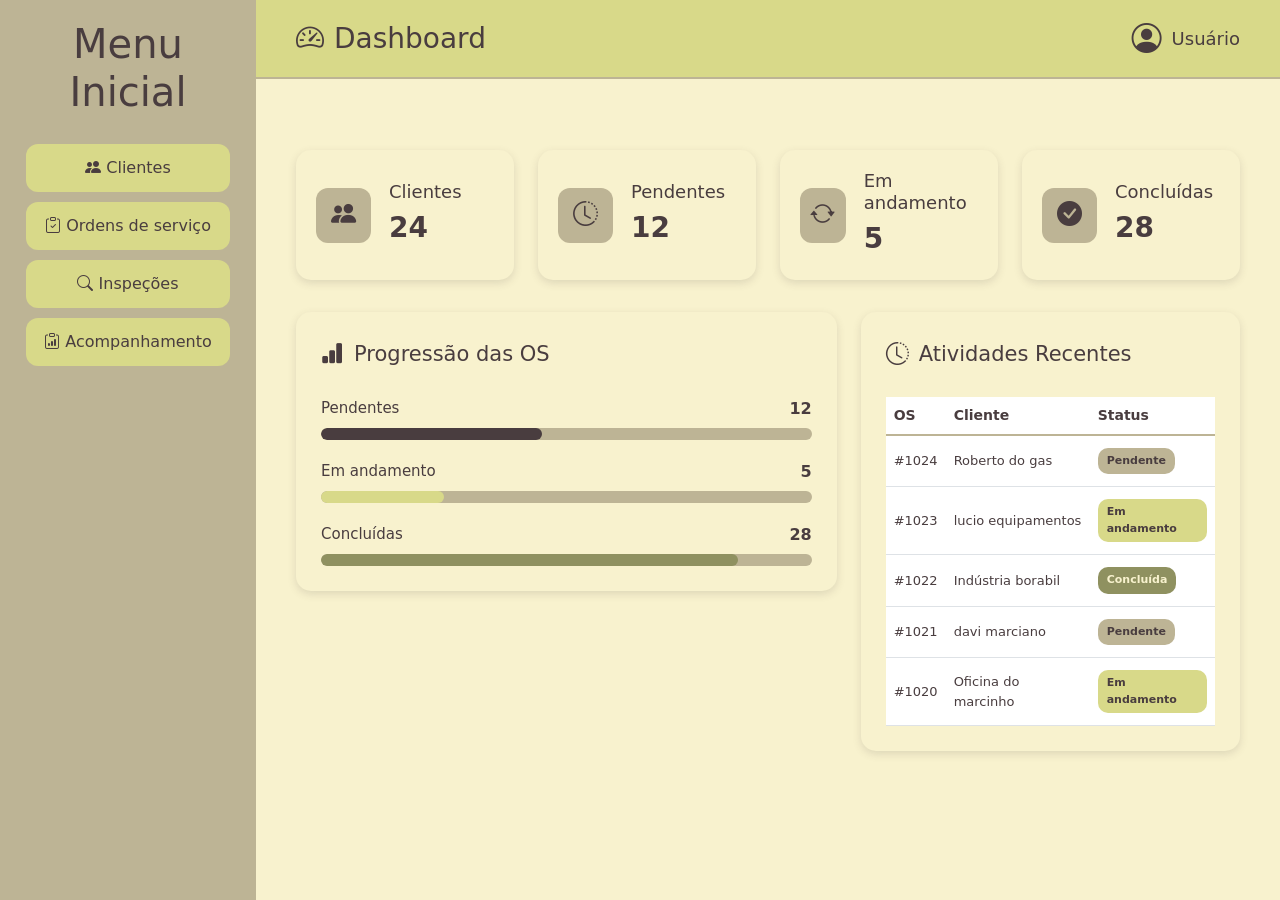
<file: index.html>
<!DOCTYPE html>
<html lang="pt-br">

<head>
    <meta charset="UTF-8">
    <meta name="viewport" content="width=device-width, initial-scale=1.0">
    <title>Dashboard / FieldOps</title>
    <link href="https://cdn.jsdelivr.net/npm/bootstrap@5.3.8/dist/css/bootstrap.min.css" rel="stylesheet">
    <link rel="stylesheet" href="https://cdn.jsdelivr.net/npm/bootstrap-icons@1.11.3/font/bootstrap-icons.min.css">
    <link rel="stylesheet" href="style.css">
</head>

<body>

    <div class="menu-lateral">

        <h1>Menu Inicial</h1>
        <div class="menu-opcoes">

    <a href="clientes.html" class="opcao-clientes">
        <i class="bi bi-people-fill"></i>
        Clientes
    </a>
    <a href="checklist.html" class="opcao-OS">
        <i class="bi bi-clipboard-check"></i>
        Ordens de serviço
    </a>
    <a href="inspecoes.html" class="opcao-Inspecoes">
        <i class="bi bi-search"></i>
        Inspeções
    </a>
<a href="acompanhamento.html" class="opcao-acompanhamento">
                <i class="bi bi-clipboard-data"></i>
                Acompanhamento
            </a>
        </div>
    </div>
    <header class="cabecalho">

        <div class="titulo-dashboard">
            <i class="bi bi-speedometer2"></i>
            <h2>Dashboard</h2>
        </div>

        <div class="usuario">
            <i class="bi bi-person-circle"></i>
            <span>Usuário</span>
        </div>

    </header> 

<div class="area-dashboard">

    <div class="row g-4">

        <div class="col-12 col-sm-6 col-lg-3">
            <div class="card-dashboard">

                <div class="icone-card">
                    <i class="bi bi-people-fill"></i>
                </div>

                <div>
                    <h3>Clientes</h3>
                    <p>24</p>
                </div>

            </div>
        </div>

        <div class="col-12 col-sm-6 col-lg-3">
            <div class="card-dashboard">

                <div class="icone-card">
                    <i class="bi bi-clock-history"></i>
                </div>

                <div>
                    <h3>Pendentes</h3>
                    <p>12</p>
                </div>

            </div>
        </div>


        <div class="col-12 col-sm-6 col-lg-3">
            <div class="card-dashboard">

                <div class="icone-card">
                    <i class="bi bi-arrow-repeat"></i>
                </div>

                <div>
                    <h3>Em andamento</h3>
                    <p>5</p>
                </div>

            </div>
        </div>


        <div class="col-12 col-sm-6 col-lg-3">
            <div class="card-dashboard">

                <div class="icone-card">
                    <i class="bi bi-check-circle-fill"></i>
                </div>

                <div>
                    <h3>Concluídas</h3>
                    <p>28</p>
                </div>

            </div>
        </div>

    </div>

<div class="row g-4 mt-2">

    <div class="col-12 col-lg-7">
        <div class="quadro-progressao">

            <div class="titulo-quadro">
                <i class="bi bi-bar-chart-fill"></i>
                <h3>Progressão das OS</h3>
            </div>

            <div class="progresso-item">
                <div class="progresso-info">
                    <span>Pendentes</span>
                    <strong>12</strong>
                </div>

                <div class="barra">
                    <div class="barra-preenchida pendentes"></div>
                </div>
            </div>

            <div class="progresso-item">
                <div class="progresso-info">
                    <span>Em andamento</span>
                    <strong>5</strong>
                </div>

                <div class="barra">
                    <div class="barra-preenchida andamento"></div>
                </div>
            </div>

            <div class="progresso-item">
                <div class="progresso-info">
                    <span>Concluídas</span>
                    <strong>28</strong>
                </div>

                <div class="barra">
                    <div class="barra-preenchida concluidas"></div>
                </div>
            </div>

        </div>
    </div>

    <div class="col-12 col-lg-5">
        <div class="quadro-atividades">

            <div class="titulo-quadro">
                <i class="bi bi-clock-history"></i>
                <h3>Atividades Recentes</h3>
            </div>

            <div class="table-responsive">

                <table class="table tabela-atividades">

                    <thead>
                        <tr>
                            <th>OS</th>
                            <th>Cliente</th>
                            <th>Status</th>
                        </tr>
                    </thead>

                    <tbody>

                        <tr>
                            <td>#1024</td>
                            <td>Roberto do gas</td>
                            <td>
                                <span class="status pendente">
                                    Pendente
                                </span>
                            </td>
                        </tr>

                        <tr>
                            <td>#1023</td>
                            <td>lucio equipamentos</td>
                            <td>
                                <span class="status andamento-status">
                                    Em andamento
                                </span>
                            </td>
                        </tr>

                        <tr>
                            <td>#1022</td>
                            <td>Indústria borabil</td>
                            <td>
                                <span class="status concluida">
                                    Concluída
                                </span>
                            </td>
                        </tr>

                        <tr>
                            <td>#1021</td>
                            <td>davi marciano</td>
                            <td>
                                <span class="status pendente">
                                    Pendente
                                </span>
                            </td>
                        </tr>

                        <tr>
                            <td>#1020</td>
                            <td>Oficina do marcinho</td>
                            <td>
                                <span class="status andamento-status">
                                    Em andamento
                                </span>
                            </td>
                        </tr>

                    </tbody>

                </table>

            </div>
        </div>
    </div>

</div>

</div>

        

</body>

</html>
</file>
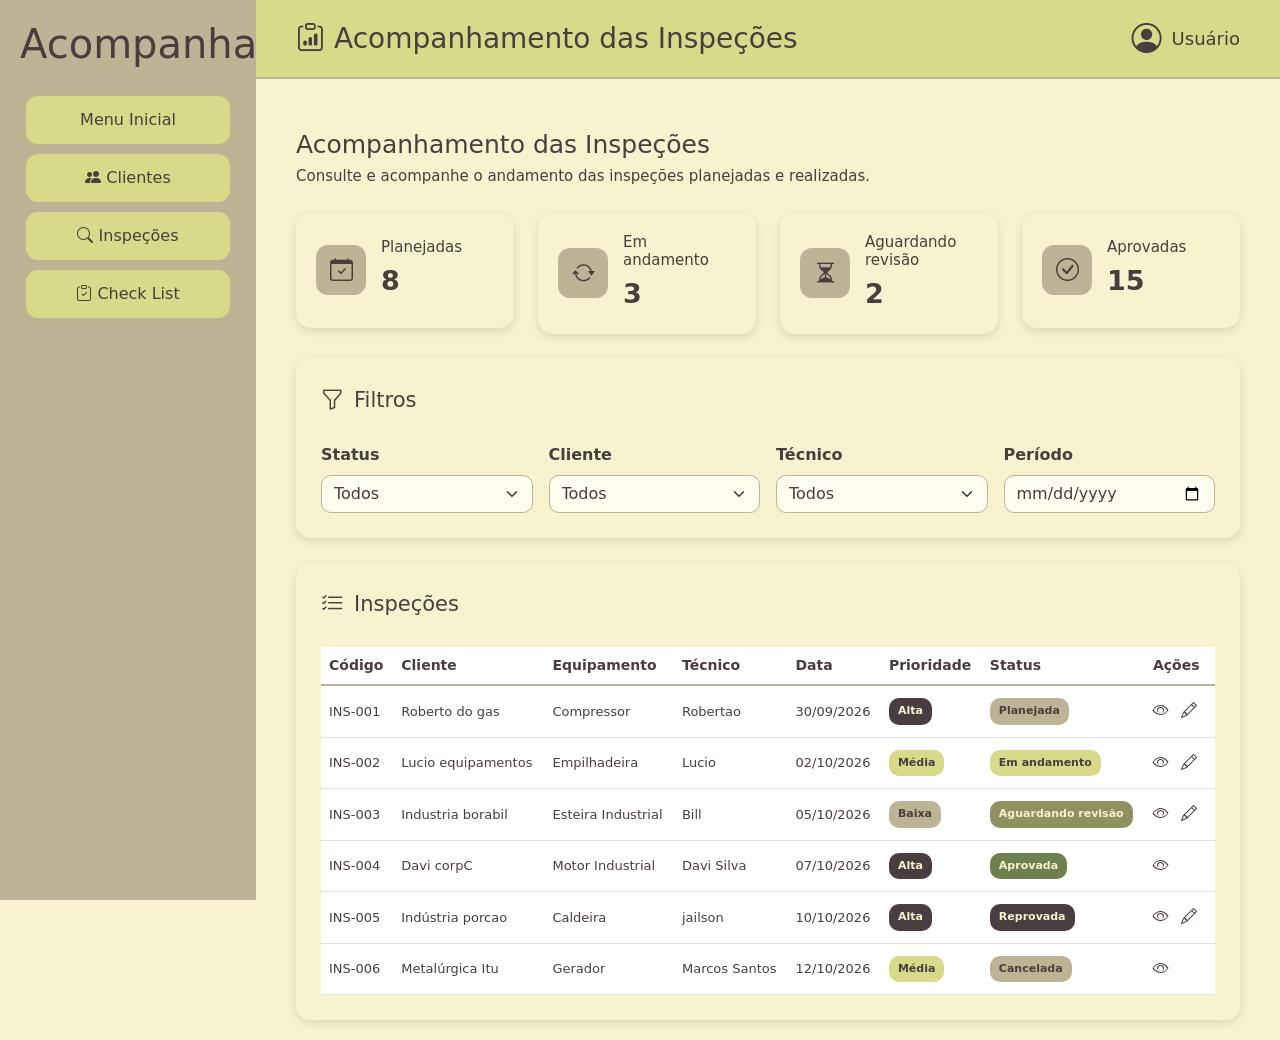
<file: acompanhamento.html>
<!DOCTYPE html>

<html lang="pt-br">

<head>
    <meta charset="UTF-8">
    <meta name="viewport" content="width=device-width, initial-scale=1.0">
    <title>Acompanhamento / FieldOps</title>
    <link href="https://cdn.jsdelivr.net/npm/bootstrap@5.3.8/dist/css/bootstrap.min.css" rel="stylesheet">
    <link rel="stylesheet" href="https://cdn.jsdelivr.net/npm/bootstrap-icons@1.11.3/font/bootstrap-icons.min.css">
    <link rel="stylesheet" href="style.css">
</head>

<body>

    <div class="menu-lateral">

        <h1>Acompanhamento</h1>

        <div class="menu-opcoes">

            <a href="index.html" class="menu-opcao-inicial">
                Menu Inicial
            </a>

            <a href="clientes.html" class="opcao-clientes">
                <i class="bi bi-people-fill"></i>
                Clientes
            </a>

            <a href="inspecoes.html" class="opcao-Inspecoes">
                <i class="bi bi-search"></i>
                Inspeções
            </a>

            <a href="checklist.html" class="opcao-checklist">
                <i class="bi bi-clipboard-check"></i>
                Check List
            </a>

        </div>

    </div>

    <header class="cabecalho">

        <div class="titulo-dashboard">

            <i class="bi bi-clipboard-data"></i>

            <h2>Acompanhamento das Inspeções</h2>

        </div>

        <div class="usuario">

            <i class="bi bi-person-circle"></i>

            <span>Usuário</span>

        </div>

    </header>


    <main class="area-acompanhamento">


        <div class="titulo-acompanhamento">

            <h3>Acompanhamento das Inspeções</h3>

            <p>
                Consulte e acompanhe o andamento das inspeções planejadas e realizadas.
            </p>

        </div>


        <div class="row g-4 mb-4">


            <div class="col-12 col-sm-6 col-xl-3">

                <div class="card-acompanhamento">

                    <div class="icone-acompanhamento">
                        <i class="bi bi-calendar-check"></i>
                    </div>

                    <div>

                        <h4>Planejadas</h4>

                        <p>8</p>

                    </div>

                </div>

            </div>


            <div class="col-12 col-sm-6 col-xl-3">

                <div class="card-acompanhamento">

                    <div class="icone-acompanhamento">
                        <i class="bi bi-arrow-repeat"></i>
                    </div>

                    <div>

                        <h4>Em andamento</h4>

                        <p>3</p>

                    </div>

                </div>

            </div>


            <div class="col-12 col-sm-6 col-xl-3">

                <div class="card-acompanhamento">

                    <div class="icone-acompanhamento">
                        <i class="bi bi-hourglass-split"></i>
                    </div>

                    <div>

                        <h4>Aguardando revisão</h4>

                        <p>2</p>

                    </div>

                </div>

            </div>


            <div class="col-12 col-sm-6 col-xl-3">

                <div class="card-acompanhamento">

                    <div class="icone-acompanhamento">
                        <i class="bi bi-check-circle"></i>
                    </div>

                    <div>

                        <h4>Aprovadas</h4>

                        <p>15</p>

                    </div>

                </div>

            </div>

        </div>


        <div class="quadro-filtros">

            <div class="titulo-quadro">

                <i class="bi bi-funnel"></i>

                <h3>Filtros</h3>

            </div>


            <div class="row g-3">


                <div class="col-12 col-md-6 col-xl-3">

                    <label for="filtro-status" class="form-label">
                        Status
                    </label>

                    <select id="filtro-status" class="form-select">

                        <option>Todos</option>

                        <option>Planejada</option>

                        <option>Em andamento</option>

                        <option>Aguardando revisão</option>

                        <option>Aprovada</option>

                        <option>Reprovada</option>

                        <option>Cancelada</option>

                    </select>

                </div>


                <div class="col-12 col-md-6 col-xl-3">

                    <label for="filtro-cliente" class="form-label">
                        Cliente
                    </label>

                    <select id="filtro-cliente" class="form-select">

                        <option>Todos</option>

                        <option>Empresa ABC</option>

                        <option>Indústria XYZ</option>

                        <option>Metalúrgica Itu</option>

                    </select>

                </div>


                <div class="col-12 col-md-6 col-xl-3">

                    <label for="filtro-tecnico" class="form-label">
                        Técnico
                    </label>

                    <select id="filtro-tecnico" class="form-select">

                        <option>Todos</option>

                        <option>João Silva</option>

                        <option>Carlos Oliveira</option>

                        <option>Marcos Santos</option>

                    </select>

                </div>


                <div class="col-12 col-md-6 col-xl-3">

                    <label for="filtro-periodo" class="form-label">
                        Período
                    </label>

                    <input
                        type="date"
                        id="filtro-periodo"
                        class="form-control"
                    >

                </div>

            </div>

        </div>

        <div class="quadro-acompanhamento">

            <div class="titulo-quadro">

                <i class="bi bi-list-check"></i>

                <h3>Inspeções</h3>

            </div>


            <div class="table-responsive">

                <table class="table tabela-acompanhamento">

                    <thead>

                        <tr>

                            <th>Código</th>

                            <th>Cliente</th>

                            <th>Equipamento</th>

                            <th>Técnico</th>

                            <th>Data</th>

                            <th>Prioridade</th>

                            <th>Status</th>

                            <th>Ações</th>

                        </tr>

                    </thead>


                    <tbody>


                        <tr>

                            <td>INS-001</td>

                            <td>Roberto do gas</td>

                            <td>Compressor</td>

                            <td>Robertao</td>

                            <td>30/09/2026</td>

                            <td>
                                <span class="prioridade-alta">
                                    Alta
                                </span>
                            </td>

                            <td>
                                <span class="status-planejada">
                                    Planejada
                                </span>
                            </td>

                            <td>

                                <i class="bi bi-eye acao-acompanhamento"></i>

                                <i class="bi bi-pencil acao-acompanhamento"></i>

                            </td>

                        </tr>


                        <tr>

                            <td>INS-002</td>

                            <td>Lucio equipamentos</td>

                            <td>Empilhadeira</td>

                            <td>Lucio</td>

                            <td>02/10/2026</td>

                            <td>
                                <span class="prioridade-media">
                                    Média
                                </span>
                            </td>

                            <td>
                                <span class="status-andamento">
                                    Em andamento
                                </span>
                            </td>

                            <td>

                                <i class="bi bi-eye acao-acompanhamento"></i>

                                <i class="bi bi-pencil acao-acompanhamento"></i>

                            </td>

                        </tr>


                        <tr>

                            <td>INS-003</td>

                            <td>Industria borabil</td>

                            <td>Esteira Industrial</td>

                            <td>Bill</td>

                            <td>05/10/2026</td>

                            <td>
                                <span class="prioridade-baixa">
                                    Baixa
                                </span>
                            </td>

                            <td>
                                <span class="status-revisao">
                                    Aguardando revisão
                                </span>
                            </td>

                            <td>

                                <i class="bi bi-eye acao-acompanhamento"></i>

                                <i class="bi bi-pencil acao-acompanhamento"></i>

                            </td>

                        </tr>


                        <tr>

                            <td>INS-004</td>

                            <td>Davi corpC</td>

                            <td>Motor Industrial</td>

                            <td>Davi Silva</td>

                            <td>07/10/2026</td>

                            <td>
                                <span class="prioridade-alta">
                                    Alta
                                </span>
                            </td>

                            <td>
                                <span class="status-aprovada">
                                    Aprovada
                                </span>
                            </td>

                            <td>

                                <i class="bi bi-eye acao-acompanhamento"></i>

                            </td>

                        </tr>


                        <tr>

                            <td>INS-005</td>

                            <td>Indústria porcao</td>

                            <td>Caldeira</td>

                            <td>jailson</td>

                            <td>10/10/2026</td>

                            <td>
                                <span class="prioridade-alta">
                                    Alta
                                </span>
                            </td>

                            <td>
                                <span class="status-reprovada">
                                    Reprovada
                                </span>
                            </td>

                            <td>

                                <i class="bi bi-eye acao-acompanhamento"></i>

                                <i class="bi bi-pencil acao-acompanhamento"></i>

                            </td>

                        </tr>


                        <tr>

                            <td>INS-006</td>

                            <td>Metalúrgica Itu</td>

                            <td>Gerador</td>

                            <td>Marcos Santos</td>

                            <td>12/10/2026</td>

                            <td>
                                <span class="prioridade-media">
                                    Média
                                </span>
                            </td>

                            <td>
                                <span class="status-cancelada">
                                    Cancelada
                                </span>
                            </td>

                            <td>

                                <i class="bi bi-eye acao-acompanhamento"></i>

                            </td>

                        </tr>


                    </tbody>

                </table>

            </div>

        </div>


    </main>


</body>

</html>
</file>
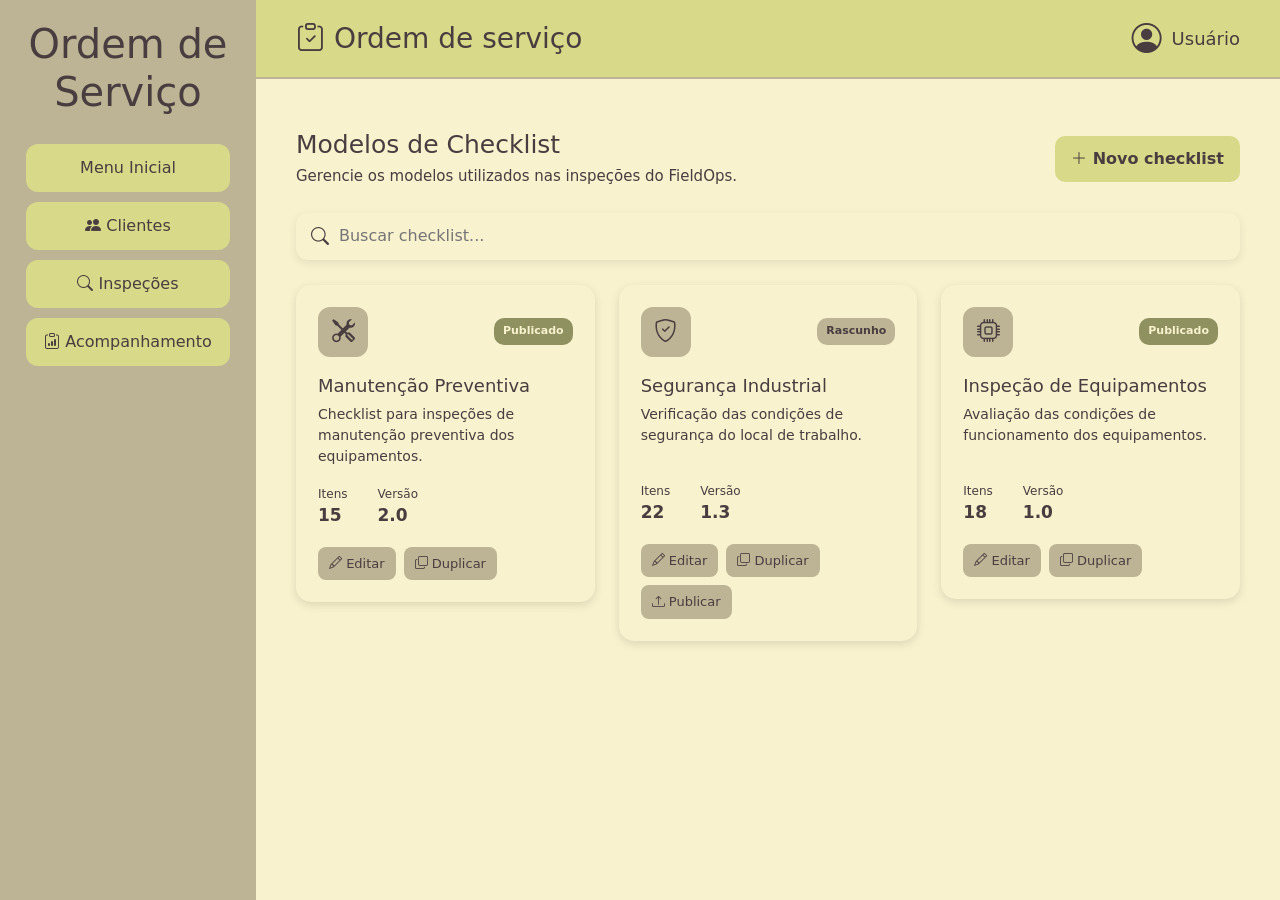
<file: checklist.html>
<!DOCTYPE html>
<html lang="pt-br">
<head>
    <meta charset="UTF-8">
    <meta name="viewport" content="width=device-width, initial-scale=1.0">
    <title>Dashboard / FieldOps</title>
    <link href="https://cdn.jsdelivr.net/npm/bootstrap@5.3.8/dist/css/bootstrap.min.css" rel="stylesheet">
    <link rel="stylesheet" href="https://cdn.jsdelivr.net/npm/bootstrap-icons@1.11.3/font/bootstrap-icons.min.css">
    <link rel="stylesheet" href="style.css">
</head>
<body>
    
        <div class="menu-lateral">

    <h1>Ordem de Serviço</h1>

    <div class="menu-opcoes">

        <a href="index.html" class="menu-opcao-inicial">
            Menu Inicial
        </a>

        <a href="clientes.html" class="opcao-clientes">
            <i class="bi bi-people-fill"></i>
            Clientes
        </a>

        <a href="inspecoes.html" class="opcao-Inspecoes">
            <i class="bi bi-search"></i>
            Inspeções
        </a>
        <a href="acompanhamento.html" class="opcao-acompanhamento">
                <i class="bi bi-clipboard-data"></i>
                Acompanhamento
            </a>

    </div>

</div>

     <header class="cabecalho">

        <div class="titulo-dashboard">
            <i class="bi bi-clipboard-check"></i>
            <h2>Ordem de serviço</h2>
        </div>

        <div class="usuario">
            <i class="bi bi-person-circle"></i>
            <span>Usuário</span>
        </div>

    </header>

    <main class="area-checklist">

    <div class="titulo-checklist">

        <div>
            <h3>Modelos de Checklist</h3>

            <p>
                Gerencie os modelos utilizados nas inspeções do FieldOps.
            </p>
        </div>

        <button class="btn-novo-checklist">
            <i class="bi bi-plus-lg"></i>
            Novo checklist
        </button>

    </div>


    <div class="barra-busca-checklist">

        <i class="bi bi-search"></i>

        <input
            type="text"
            placeholder="Buscar checklist..."
        >

    </div>

    <div class="row g-4">

        <div class="col-12 col-md-6 col-xl-4">

            <div class="card-checklist">

                <div class="topo-checklist">

                    <div class="icone-checklist">
                        <i class="bi bi-tools"></i>
                    </div>

                    <span class="status-cliente ativo">
                        Publicado
                    </span>

                </div>

                <h4>Manutenção Preventiva</h4>

                <p class="descricao-checklist">
                    Checklist para inspeções de manutenção preventiva dos equipamentos.
                </p>

                <div class="info-checklist">

                    <div>
                        <span>Itens</span>
                        <strong>15</strong>
                    </div>

                    <div>
                        <span>Versão</span>
                        <strong>2.0</strong>
                    </div>

                </div>

                <div class="acoes-checklist">

                    <button>
                        <i class="bi bi-pencil"></i>
                        Editar
                    </button>

                    <button>
                        <i class="bi bi-copy"></i>
                        Duplicar
                    </button>

                </div>

            </div>

        </div>

        <div class="col-12 col-md-6 col-xl-4">

            <div class="card-checklist">

                <div class="topo-checklist">

                    <div class="icone-checklist">
                        <i class="bi bi-shield-check"></i>
                    </div>

                    <span class="status-cliente inativo">
                        Rascunho
                    </span>

                </div>

                <h4>Segurança Industrial</h4>

                <p class="descricao-checklist">
                    Verificação das condições de segurança do local de trabalho.
                </p>

                <div class="info-checklist">

                    <div>
                        <span>Itens</span>
                        <strong>22</strong>
                    </div>

                    <div>
                        <span>Versão</span>
                        <strong>1.3</strong>
                    </div>

                </div>

                <div class="acoes-checklist">

                    <button>
                        <i class="bi bi-pencil"></i>
                        Editar
                    </button>

                    <button>
                        <i class="bi bi-copy"></i>
                        Duplicar
                    </button>

                    <button>
                        <i class="bi bi-upload"></i>
                        Publicar
                    </button>

                </div>

            </div>

        </div>

        <div class="col-12 col-md-6 col-xl-4">

            <div class="card-checklist">

                <div class="topo-checklist">

                    <div class="icone-checklist">
                        <i class="bi bi-cpu"></i>
                    </div>

                    <span class="status-cliente ativo">
                        Publicado
                    </span>

                </div>

                <h4>Inspeção de Equipamentos</h4>

                <p class="descricao-checklist">
                    Avaliação das condições de funcionamento dos equipamentos.
                </p>

                <div class="info-checklist">

                    <div>
                        <span>Itens</span>
                        <strong>18</strong>
                    </div>

                    <div>
                        <span>Versão</span>
                        <strong>1.0</strong>
                    </div>

                </div>

                <div class="acoes-checklist">

                    <button>
                        <i class="bi bi-pencil"></i>
                        Editar
                    </button>

                    <button>
                        <i class="bi bi-copy"></i>
                        Duplicar
                    </button>

                </div>

            </div>

        </div>

    </div>

</main>

</body>
</html>
</file>
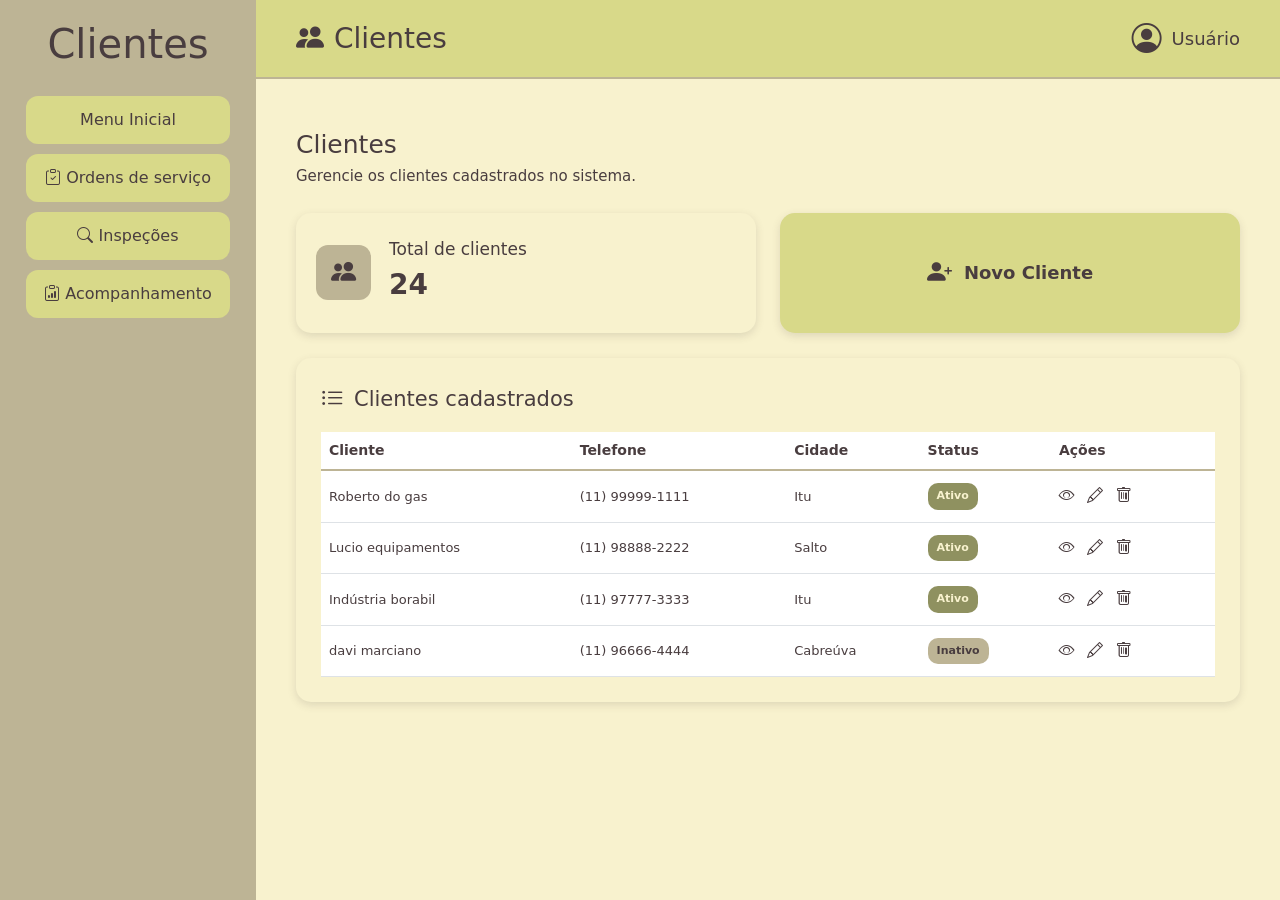
<file: clientes.html>
<!DOCTYPE html>
<html lang="pt-br">
    <head>
    <meta charset="UTF-8">
    <meta name="viewport" content="width=device-width, initial-scale=1.0">
    <title>Dashboard / FieldOps</title>
    <link href="https://cdn.jsdelivr.net/npm/bootstrap@5.3.8/dist/css/bootstrap.min.css" rel="stylesheet">
    <link rel="stylesheet" href="https://cdn.jsdelivr.net/npm/bootstrap-icons@1.11.3/font/bootstrap-icons.min.css">
    <link rel="stylesheet" href="style.css">
</head>
<body> 
    
    <div class="menu-lateral-clientes">

        <h1>Clientes</h1>
        <div class="menu-opcoes">

        <a href="index.html" class="menu-opcao-inicial"
        >Menu Inicial</a>

        <a href="checklist.html" class="opcao-OS">
            <i class="bi bi-clipboard-check"></i>
            Ordens de serviço</a>

        <a href="inspecoes.html" class="opcao-Inspecoes">
            <i class="bi bi-search"></i>
            Inspeções</a>
            <a href="acompanhamento.html" class="opcao-acompanhamento">
                <i class="bi bi-clipboard-data"></i>
                Acompanhamento
            </a>
        </div>
    </div>
    
    <header class="cabecalho">

        <div class="titulo-dashboard">
            <i class="bi bi-people-fill"></i>
            <h2>Clientes</h2>
        </div>

        <div class="usuario">
            <i class="bi bi-person-circle"></i>
            <span>Usuário</span>
        </div>
    </header>
    <div class="area-clientes">

    <div class="titulo-clientes">
        <h3>Clientes</h3>
        <p>Gerencie os clientes cadastrados no sistema.</p>
    </div>

    <div class="row g-4">

        <div class="col-12 col-md-6">

            <div class="card-clientes">

                <div class="icone-card">
                    <i class="bi bi-people-fill"></i>
                </div>

                <div>
                    <h4>Total de clientes</h4>
                    <p>24</p>
                </div>

            </div>

        </div>

        <div class="col-12 col-md-6">

            <div class="card-novo-cliente">

                <i class="bi bi-person-plus-fill"></i>

                <span>Novo Cliente</span>

            </div>

        </div>

    </div>

    <div class="quadro-clientes">

        <div class="titulo-quadro">
            <i class="bi bi-list-ul"></i>
            <h3>Clientes cadastrados</h3>
        </div>

        <div class="table-responsive">

            <table class="table tabela-clientes">

                <thead>
                    <tr>
                        <th>Cliente</th>
                        <th>Telefone</th>
                        <th>Cidade</th>
                        <th>Status</th>
                        <th>Ações</th>
                    </tr>
                </thead>

                <tbody>

                    <tr>
                        <td>Roberto do gas</td>
                        <td>(11) 99999-1111</td>
                        <td>Itu</td>
                        <td>
                            <span class="status-cliente ativo">
                                Ativo
                            </span>
                        </td>
                        <td>
                            <i class="bi bi-eye acao-cliente"></i>
                            <i class="bi bi-pencil acao-cliente"></i>
                            <i class="bi bi-trash acao-cliente"></i>
                        </td>
                    </tr>

                    <tr>
                        <td>Lucio equipamentos</td>
                        <td>(11) 98888-2222</td>
                        <td>Salto</td>
                        <td>
                            <span class="status-cliente ativo">
                                Ativo
                            </span>
                        </td>
                        <td>
                            <i class="bi bi-eye acao-cliente"></i>
                            <i class="bi bi-pencil acao-cliente"></i>
                            <i class="bi bi-trash acao-cliente"></i>
                        </td>
                    </tr>

                    <tr>
                        <td>Indústria borabil</td>
                        <td>(11) 97777-3333</td>
                        <td>Itu</td>
                        <td>
                            <span class="status-cliente ativo">
                                Ativo
                            </span>
                        </td>
                        <td>
                            <i class="bi bi-eye acao-cliente"></i>
                            <i class="bi bi-pencil acao-cliente"></i>
                            <i class="bi bi-trash acao-cliente"></i>
                        </td>
                    </tr>

                    <tr>
                        <td>davi marciano</td>
                        <td>(11) 96666-4444</td>
                        <td>Cabreúva</td>
                        <td>
                            <span class="status-cliente inativo">
                                Inativo
                            </span>
                        </td>
                        <td>
                            <i class="bi bi-eye acao-cliente"></i>
                            <i class="bi bi-pencil acao-cliente"></i>
                            <i class="bi bi-trash acao-cliente"></i>
                        </td>
                    </tr>

                </tbody>

            </table>

        </div>

    </div>

</div>
</body>
</html>
</file>
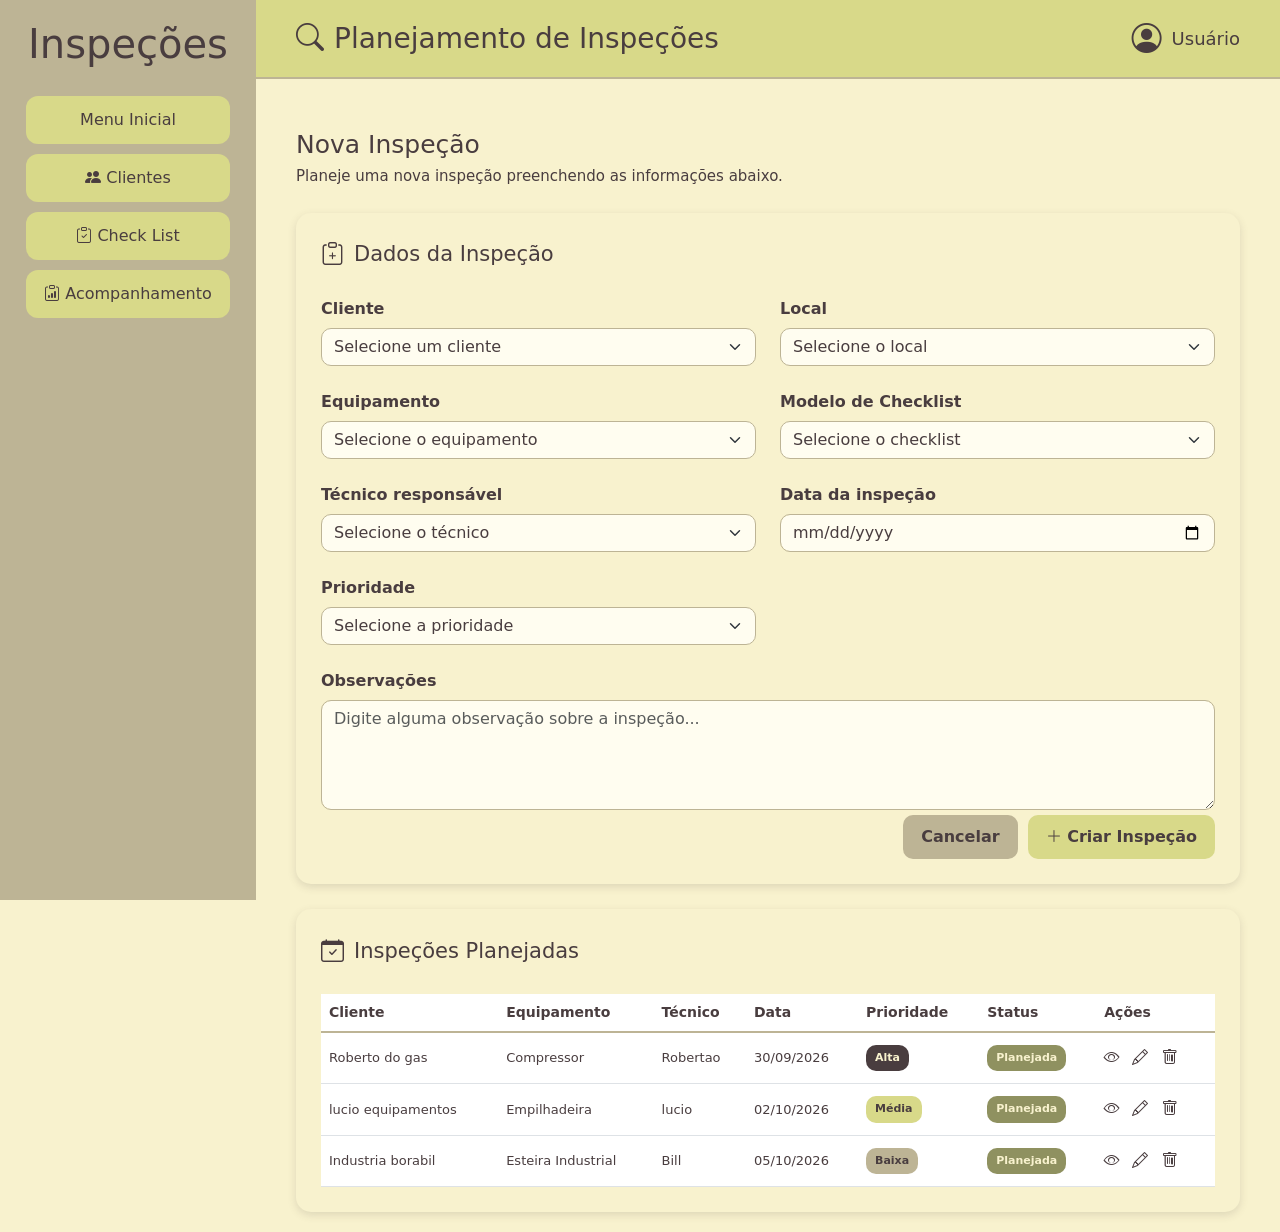
<file: inspecoes.html>
<!DOCTYPE html>
<html lang="pt-br">
<head>
    <meta charset="UTF-8">
    <meta name="viewport" content="width=device-width, initial-scale=1.0">
    <title>Dashboard / FieldOps</title>
    <link href="https://cdn.jsdelivr.net/npm/bootstrap@5.3.8/dist/css/bootstrap.min.css" rel="stylesheet">
    <link rel="stylesheet" href="https://cdn.jsdelivr.net/npm/bootstrap-icons@1.11.3/font/bootstrap-icons.min.css">
    <link rel="stylesheet" href="style.css">
</head>
<body>
    <div class="menu-lateral">

        <h1>Inspeções</h1>

        <div class="menu-opcoes">

            <a href="index.html" class="menu-opcao-inicial">
                Menu Inicial
            </a>

            <a href="clientes.html" class="opcao-clientes">
                <i class="bi bi-people-fill"></i>
                Clientes
            </a>
            <a href="checklist.html" class="opcao-checklist">
                <i class="bi bi-clipboard-check"></i>
                Check List
            </a>
            <a href="acompanhamento.html" class="opcao-acompanhamento">
                <i class="bi bi-clipboard-data"></i>
                Acompanhamento
            </a>

        </div>

    </div>

    <header class="cabecalho">

        <div class="titulo-dashboard">

            <i class="bi bi-search"></i>

            <h2>Planejamento de Inspeções</h2>

        </div>

        <div class="usuario">

            <i class="bi bi-person-circle"></i>

            <span>Usuário</span>

        </div>

    </header>

    <main class="area-inspecoes">

        <div class="titulo-inspecoes">

            <div>

                <h3>Nova Inspeção</h3>

                <p>
                    Planeje uma nova inspeção preenchendo as informações abaixo.
                </p>

            </div>

        </div>

        <div class="quadro-inspecao">

            <div class="titulo-quadro">

                <i class="bi bi-clipboard-plus"></i>

                <h3>Dados da Inspeção</h3>

            </div>


            <div class="row g-4">

                <div class="col-12 col-md-6">

                    <label for="cliente" class="form-label">
                        Cliente
                    </label>

                    <select id="cliente" class="form-select">

                        <option selected>Selecione um cliente</option>

                        <option>Roberto do gas</option>

                        <option>Lucio equipamentos</option>

                        <option>Industria borabil</option>

                    </select>

                </div>

                <div class="col-12 col-md-6">

                    <label for="local" class="form-label">
                        Local
                    </label>

                    <select id="local" class="form-select">

                        <option selected>Selecione o local</option>

                        <option>Unidade Itu</option>

                        <option>Unidade Salto</option>

                        <option>Área de Produção</option>

                    </select>

                </div>

                <div class="col-12 col-md-6">

                    <label for="equipamento" class="form-label">
                        Equipamento
                    </label>

                    <select id="equipamento" class="form-select">

                        <option selected>Selecione o equipamento</option>

                        <option>Compressor</option>

                        <option>Esteira Industrial</option>

                        <option>Empilhadeira</option>

                    </select>

                </div>

                <div class="col-12 col-md-6">

                    <label for="checklist" class="form-label">
                        Modelo de Checklist
                    </label>

                    <select id="checklist" class="form-select">

                        <option selected>Selecione o checklist</option>

                        <option>Manutenção Preventiva</option>

                        <option>Segurança Industrial</option>

                        <option>Inspeção de Equipamentos</option>

                    </select>

                </div>

                <div class="col-12 col-md-6">

                    <label for="tecnico" class="form-label">
                        Técnico responsável
                    </label>

                    <select id="tecnico" class="form-select">

                        <option selected>Selecione o técnico</option>

                        <option>João Silva</option>

                        <option>Carlos Oliveira</option>

                        <option>Marcos Santos</option>

                    </select>

                </div>

                <div class="col-12 col-md-6">

                    <label for="data" class="form-label">
                        Data da inspeção
                    </label>

                    <input
                        type="date"
                        id="data"
                        class="form-control"
                    >

                </div>

                <div class="col-12 col-md-6">

                    <label for="prioridade" class="form-label">
                        Prioridade
                    </label>

                    <select id="prioridade" class="form-select">

                        <option selected>Selecione a prioridade</option>

                        <option>Baixa</option>

                        <option>Média</option>

                        <option>Alta</option>

                        <option>Crítica</option>

                    </select>

                </div>

                <div class="col-12">

                    <label for="observacoes" class="form-label">
                        Observações
                    </label>

                    <textarea
                        id="observacoes"
                        class="form-control"
                        rows="4"
                        placeholder="Digite alguma observação sobre a inspeção..."
                    ></textarea>

                </div>

                <div class="col-12 acoes-inspecao">

                    <button
                        type="button"
                        class="btn-cancelar-inspecao"
                    >
                        Cancelar
                    </button>

                    <button
                        type="button"
                        class="btn-criar-inspecao"
                    >
                        <i class="bi bi-plus-lg"></i>
                        Criar Inspeção
                    </button>

                </div>


            </div>

        </div>

        <div class="quadro-inspecoes-planejadas">

            <div class="titulo-quadro">

                <i class="bi bi-calendar-check"></i>

                <h3>Inspeções Planejadas</h3>

            </div>


            <div class="table-responsive">

                <table class="table tabela-inspecoes">

                    <thead>

                        <tr>

                            <th>Cliente</th>

                            <th>Equipamento</th>

                            <th>Técnico</th>

                            <th>Data</th>

                            <th>Prioridade</th>

                            <th>Status</th>

                            <th>Ações</th>

                        </tr>

                    </thead>


                    <tbody>

                        <tr>

                            <td>Roberto do gas</td>

                            <td>Compressor</td>

                            <td>Robertao</td>

                            <td>30/09/2026</td>

                            <td>
                                <span class="prioridade-alta">
                                    Alta
                                </span>
                            </td>

                            <td>
                                <span class="status-inspecao">
                                    Planejada
                                </span>
                            </td>

                            <td>

                                <i class="bi bi-eye acao-inspecao"></i>

                                <i class="bi bi-pencil acao-inspecao"></i>

                                <i class="bi bi-trash acao-inspecao"></i>

                            </td>

                        </tr>


                        <tr>

                            <td>lucio equipamentos</td>

                            <td>Empilhadeira</td>

                            <td>lucio</td>

                            <td>02/10/2026</td>

                            <td>
                                <span class="prioridade-media">
                                    Média
                                </span>
                            </td>

                            <td>
                                <span class="status-inspecao">
                                    Planejada
                                </span>
                            </td>

                            <td>

                                <i class="bi bi-eye acao-inspecao"></i>

                                <i class="bi bi-pencil acao-inspecao"></i>

                                <i class="bi bi-trash acao-inspecao"></i>

                            </td>

                        </tr>


                        <tr>

                            <td>Industria borabil</td>

                            <td>Esteira Industrial</td>

                            <td>Bill</td>

                            <td>05/10/2026</td>

                            <td>
                                <span class="prioridade-baixa">
                                    Baixa
                                </span>
                            </td>

                            <td>
                                <span class="status-inspecao">
                                    Planejada
                                </span>
                            </td>

                            <td>

                                <i class="bi bi-eye acao-inspecao"></i>

                                <i class="bi bi-pencil acao-inspecao"></i>

                                <i class="bi bi-trash acao-inspecao"></i>

                            </td>

                        </tr>

                    </tbody>

                </table>

            </div>

        </div>


    </main>

</body>
</html>
</file>
<file: style.css>
* {
    margin: 0;
    padding: 0;
    box-sizing: border-box;
}

body {
    min-height: 100vh;
    background-color: #f8f2ce;
}

.menu-lateral {
    width: 20%;
    height: 100vh;
    background-color: #bdb495;
}
.menu-opcoes a {
    display: block;

    width: 80%;
    margin: 0 auto 10px auto;

    text-align: center;

    background-color: #d8d989;
    color: #493d3f;

    padding: 12px;

    text-decoration: none;

    border-radius: 12px;
}
.menu-lateral h1 {
    color: #493d3f;
    text-align: center;
    padding: 20px;
}
.menu-lateral-clientes {
    width: 20%;
    height: 100vh;
    background-color: #BDB495;
}
.menu-opcao-inicial {
    text-align: center;
    display: block;
    background-color: #bdb495;
    color: #493d3f;
    padding: 15px;
    margin-bottom: 10px;
    text-decoration: none;
}
.menu-lateral-clientes h1 {
    color: #493d3f;
    text-align: center;
    padding: 20px;
}
.cabecalho {
    position: absolute;
    top: 0;
    left: 20%;
    width: 80%;
    height: 79px;
    background-color: #d8d989;
    display: flex;
    align-items: center;
    justify-content: space-between;
    padding: 0 40px;
    border-bottom: 2px solid #bdb495;}
.titulo-dashboard {
    display: flex;
    align-items: center;
    gap: 10px;
}

.titulo-dashboard i {
    font-size: 28px;
    color: #493d3f;
}

.titulo-dashboard h2 {
    margin: 0;

    font-size: 28px;
    color: #493d3f;
}
.usuario {
    display: flex;
    align-items: center;
    gap: 10px;

    color: #493d3f;
    font-size: 18px;
}

.usuario i {
    font-size: 30px;
}

.area-dashboard {
    position: absolute;

    top: 130px;
    left: 20%;

    width: 80%;

    padding: 20px 40px;
}

.card-dashboard {
    background-color: #f8f2ce;

    min-height: 130px;

    border-radius: 15px;

    padding: 20px;

    display: flex;
    align-items: center;

    gap: 18px;

    box-shadow: 0 3px 8px rgba(73, 61, 63, 0.15);

    transition: 0.2s;
}


.card-dashboard:hover {
    transform: translateY(-3px);
}

.icone-card {
    width: 55px;
    height: 55px;

    border-radius: 12px;

    background-color: #bdb495;

    display: flex;
    align-items: center;
    justify-content: center;
}

.icone-card i {
    font-size: 25px;
    color: #493d3f;
}



.card-dashboard h3 {
    margin: 0;

    color: #493d3f;

    font-size: 18px;
}

.card-dashboard p {
    margin: 5px 0 0;

    color: #493d3f;

    font-size: 28px;
    font-weight: bold;
}

.quadro-progressao {
    background-color: #f8f2ce;
    border-radius: 15px;
    padding: 25px;
    box-shadow: 0 3px 8px rgba(73, 61, 63, 0.15);
}

.titulo-quadro {
    display: flex;
    align-items: center;
    gap: 10px;
    margin-bottom: 25px;
}

.titulo-quadro i {
    font-size: 23px;
    color: #493d3f;
}

.titulo-quadro h3 {
    margin: 0;
    color: #493d3f;
    font-size: 21px;
}


.progresso-item {
    margin-bottom: 20px;
}

.progresso-item:last-child {
    margin-bottom: 0;
}

.progresso-info {
    display: flex;
    justify-content: space-between;
    margin-bottom: 7px;
    color: #493d3f;
}

.progresso-info span {
    font-size: 15px;
}

.progresso-info strong {
    font-size: 16px;
}


.barra {
    width: 100%;
    height: 12px;
    background-color: #bdb495;
    border-radius: 20px;
    overflow: hidden;
}

.barra-preenchida {
    height: 100%;
    border-radius: 20px;
}


.pendentes {
    width: 45%;
    background-color: #493d3f;
}

.andamento {
    width: 25%;
    background-color: #d8d989;
}

.concluidas {
    width: 85%;
    background-color: #8f9160;
}
.quadro-atividades {
    background-color: #f8f2ce;
    border-radius: 15px;
    padding: 25px;
    box-shadow: 0 3px 8px rgba(73, 61, 63, 0.15);
}
.tabela-atividades {
    margin-bottom: 0;
    color: #493d3f;
    vertical-align: middle;
}

.tabela-atividades th {
    color: #493d3f;
    font-size: 14px;
    border-bottom: 2px solid #bdb495;
}

.tabela-atividades td {
    color: #493d3f;
    font-size: 13px;
    padding: 12px 8px;
}
.status {
    display: inline-block;
    padding: 5px 9px;
    border-radius: 10px;
    font-size: 11px;
    font-weight: bold;
}

.pendente {
    background-color: #bdb495;
    color: #493d3f;
}

.andamento-status {
    background-color: #d8d989;
    color: #493d3f;
}

.concluida {
    background-color: #8f9160;
    color: #f8f2ce;
}
.area-clientes {
    position: absolute;
    top: 110px;
    left: 20%;
    width: 80%;
    padding: 20px 40px;
}

.titulo-clientes {
    margin-bottom: 25px;
}

.titulo-clientes h3 {
    color: #493d3f;
    font-size: 25px;
    margin-bottom: 5px;
}

.titulo-clientes p {
    color: #493d3f;
    font-size: 15px;
    margin: 0;
}
.card-clientes {
    background-color: #f8f2ce;
    min-height: 120px;
    border-radius: 15px;
    padding: 20px;
    display: flex;
    align-items: center;
    gap: 18px;
    box-shadow: 0 3px 8px rgba(73, 61, 63, 0.15);
}

.card-clientes .icone-card {
    flex-shrink: 0;
}

.card-clientes h4 {
    margin: 0;
    color: #493d3f;
    font-size: 17px;
}

.card-clientes p {
    margin: 5px 0 0;
    color: #493d3f;
    font-size: 28px;
    font-weight: bold;
}
.card-novo-cliente {
    min-height: 120px;
    background-color: #d8d989;
    border-radius: 15px;
    padding: 20px;
    display: flex;
    align-items: center;
    justify-content: center;
    gap: 12px;
    color: #493d3f;
    font-size: 18px;
    font-weight: bold;
    box-shadow: 0 3px 8px rgba(73, 61, 63, 0.15);
    cursor: pointer;
    transition: 0.2s;
}

.card-novo-cliente:hover {
    transform: translateY(-3px);
}

.card-novo-cliente i {
    font-size: 25px;
}
.quadro-clientes {
    background-color: #f8f2ce;
    border-radius: 15px;
    padding: 25px;
    margin-top: 25px;
    box-shadow: 0 3px 8px rgba(73, 61, 63, 0.15);
}

.quadro-clientes .titulo-quadro {
    margin-bottom: 15px;
}
.tabela-clientes {
    margin-bottom: 0;
    color: #493d3f;
    vertical-align: middle;
}

.tabela-clientes th {
    color: #493d3f;
    font-size: 14px;
    border-bottom: 2px solid #bdb495;
}

.tabela-clientes td {
    color: #493d3f;
    font-size: 13px;
    padding: 12px 8px;
}

.status-cliente {
    display: inline-block;
    padding: 5px 9px;
    border-radius: 10px;
    font-size: 11px;
    font-weight: bold;
}

.status-cliente.ativo {
    background-color: #8f9160;
    color: #f8f2ce;
}

.status-cliente.inativo {
    background-color: #bdb495;
    color: #493d3f;
}
.acao-cliente {
    color: #493d3f;
    font-size: 16px;
    margin-right: 8px;
    cursor: pointer;
}

.acao-cliente:hover {
    color: #8f9160;
}

.area-checklist {
    position: absolute;
    top: 110px;
    left: 20%;
    width: 80%;
    padding: 20px 40px;
}

.titulo-checklist {
    display: flex;
    align-items: center;
    justify-content: space-between;
    margin-bottom: 25px;
}

.titulo-checklist h3 {
    color: #493d3f;
    font-size: 25px;
    margin-bottom: 5px;
}

.titulo-checklist p {
    color: #493d3f;
    font-size: 15px;
    margin: 0;
}

.btn-novo-checklist {
    background-color: #d8d989;
    color: #493d3f;
    border: none;
    border-radius: 10px;
    padding: 11px 16px;
    font-weight: bold;
    transition: 0.2s;
}

.btn-novo-checklist:hover {
    background-color: #bdb495;
    transform: translateY(-2px);
}

.barra-busca-checklist {
    background-color: #f8f2ce;
    border-radius: 12px;
    padding: 10px 15px;
    display: flex;
    align-items: center;
    gap: 10px;
    margin-bottom: 25px;
    box-shadow: 0 3px 8px rgba(73, 61, 63, 0.10);
}

.barra-busca-checklist i {
    color: #493d3f;
    font-size: 18px;
}

.barra-busca-checklist input {
    width: 100%;
    border: none;
    outline: none;
    background: transparent;
    color: #493d3f;
}

.card-checklist {
    background-color: #f8f2ce;
    border-radius: 15px;
    padding: 22px;
    min-height: 290px;
    box-shadow: 0 3px 8px rgba(73, 61, 63, 0.15);
    transition: 0.2s;
}

.card-checklist:hover {
    transform: translateY(-3px);
}

.topo-checklist {
    display: flex;
    justify-content: space-between;
    align-items: center;
    margin-bottom: 18px;
}

.icone-checklist {
    width: 50px;
    height: 50px;
    border-radius: 12px;
    background-color: #bdb495;
    display: flex;
    align-items: center;
    justify-content: center;
}

.icone-checklist i {
    font-size: 23px;
    color: #493d3f;
}

.card-checklist h4 {
    color: #493d3f;
    font-size: 18px;
    margin-bottom: 8px;
}

.descricao-checklist {
    color: #493d3f;
    font-size: 14px;
    min-height: 60px;
}

.info-checklist {
    display: flex;
    gap: 30px;
    margin: 18px 0;
}

.info-checklist div {
    display: flex;
    flex-direction: column;
}

.info-checklist span {
    color: #493d3f;
    font-size: 12px;
}

.info-checklist strong {
    color: #493d3f;
    font-size: 17px;
}

.acoes-checklist {
    display: flex;
    flex-wrap: wrap;
    gap: 8px;
}

.acoes-checklist button {
    border: none;
    background-color: #bdb495;
    color: #493d3f;
    border-radius: 8px;
    padding: 7px 11px;
    font-size: 13px;
    transition: 0.2s;
}

.acoes-checklist button:hover {
    background-color: #d8d989;
}

@media (max-width: 768px) {

    .area-checklist {
        left: 0;
        width: 100%;
        padding: 20px;
    }

    .titulo-checklist {
        flex-direction: column;
        align-items: flex-start;
        gap: 15px;
    }

}
.area-inspecoes {
    position: absolute;
    top: 110px;
    left: 20%;
    width: 80%;
    padding: 20px 40px;
}

.titulo-inspecoes {
    margin-bottom: 25px;
}

.titulo-inspecoes h3 {
    color: #493d3f;
    font-size: 25px;
    margin-bottom: 5px;
}

.titulo-inspecoes p {
    color: #493d3f;
    font-size: 15px;
    margin: 0;
}

.quadro-inspecao {
    background-color: #f8f2ce;
    border-radius: 15px;
    padding: 25px;
    box-shadow: 0 3px 8px rgba(73, 61, 63, 0.15);
    margin-bottom: 25px;
}

.quadro-inspecao .form-label {
    color: #493d3f;
    font-weight: bold;
    margin-bottom: 7px;
}

.quadro-inspecao .form-control,
.quadro-inspecao .form-select {
    border: 1px solid #bdb495;
    border-radius: 10px;
    background-color: #fffdf0;
    color: #493d3f;
}

.quadro-inspecao .form-control:focus,
.quadro-inspecao .form-select:focus {
    border-color: #8f9160;
    box-shadow: 0 0 0 0.2rem rgba(143, 145, 96, 0.20);
}
.acoes-inspecao {
    display: flex;
    justify-content: flex-end;
    gap: 10px;
    margin-top: 5px;
}

.btn-cancelar-inspecao {
    background-color: #bdb495;
    color: #493d3f;
    border: none;
    border-radius: 10px;
    padding: 10px 18px;
    font-weight: bold;
}

.btn-criar-inspecao {
    background-color: #d8d989;
    color: #493d3f;
    border: none;
    border-radius: 10px;
    padding: 10px 18px;
    font-weight: bold;
}

.btn-cancelar-inspecao:hover,
.btn-criar-inspecao:hover {
    transform: translateY(-2px);
}
.quadro-inspecoes-planejadas {
    background-color: #f8f2ce;
    border-radius: 15px;
    padding: 25px;
    box-shadow: 0 3px 8px rgba(73, 61, 63, 0.15);
}

.tabela-inspecoes {
    margin-bottom: 0;
    color: #493d3f;
    vertical-align: middle;
}

.tabela-inspecoes th {
    color: #493d3f;
    font-size: 14px;
    border-bottom: 2px solid #bdb495;
}

.tabela-inspecoes td {
    color: #493d3f;
    font-size: 13px;
    padding: 12px 8px;
}
.prioridade-alta,
.prioridade-media,
.prioridade-baixa {
    display: inline-block;
    padding: 5px 9px;
    border-radius: 10px;
    font-size: 11px;
    font-weight: bold;
}

.prioridade-alta {
    background-color: #493d3f;
    color: #f8f2ce;
}

.prioridade-media {
    background-color: #d8d989;
    color: #493d3f;
}

.prioridade-baixa {
    background-color: #bdb495;
    color: #493d3f;
}
.status-inspecao {
    display: inline-block;
    padding: 5px 9px;
    border-radius: 10px;
    background-color: #8f9160;
    color: #f8f2ce;
    font-size: 11px;
    font-weight: bold;
}
.acao-inspecao {
    color: #493d3f;
    font-size: 16px;
    margin-right: 8px;
    cursor: pointer;
}

.acao-inspecao:hover {
    color: #8f9160;
}
@media (max-width: 768px) {

    .area-inspecoes {
        left: 0;
        width: 100%;
        padding: 20px;
    }

    .acoes-inspecao {
        justify-content: stretch;
        flex-direction: column;
    }

    .btn-cancelar-inspecao,
    .btn-criar-inspecao {
        width: 100%;
    }

}
/* =========================================
   ACOMPANHAMENTO DAS INSPEÇÕES
   ========================================= */

.area-acompanhamento {
    position: absolute;
    top: 110px;
    left: 20%;
    width: 80%;
    padding: 20px 40px;
}

.titulo-acompanhamento {
    margin-bottom: 25px;
}

.titulo-acompanhamento h3 {
    color: #493d3f;
    font-size: 25px;
    margin-bottom: 5px;
}

.titulo-acompanhamento p {
    color: #493d3f;
    font-size: 15px;
    margin: 0;
}


/* CARDS */

.card-acompanhamento {
    background-color: #f8f2ce;
    min-height: 115px;
    border-radius: 15px;
    padding: 20px;
    display: flex;
    align-items: center;
    gap: 15px;
    box-shadow: 0 3px 8px rgba(73, 61, 63, 0.15);
    transition: 0.2s;
}

.card-acompanhamento:hover {
    transform: translateY(-3px);
}

.icone-acompanhamento {
    width: 50px;
    height: 50px;
    flex-shrink: 0;
    border-radius: 12px;
    background-color: #bdb495;
    display: flex;
    align-items: center;
    justify-content: center;
}

.icone-acompanhamento i {
    font-size: 23px;
    color: #493d3f;
}

.card-acompanhamento h4 {
    margin: 0;
    color: #493d3f;
    font-size: 15px;
}

.card-acompanhamento p {
    margin: 5px 0 0;
    color: #493d3f;
    font-size: 27px;
    font-weight: bold;
}


/* FILTROS */

.quadro-filtros {
    background-color: #f8f2ce;
    border-radius: 15px;
    padding: 25px;
    margin-bottom: 25px;
    box-shadow: 0 3px 8px rgba(73, 61, 63, 0.15);
}

.quadro-filtros .form-label {
    color: #493d3f;
    font-weight: bold;
}

.quadro-filtros .form-select,
.quadro-filtros .form-control {
    border: 1px solid #bdb495;
    border-radius: 10px;
    background-color: #fffdf0;
    color: #493d3f;
}


/* TABELA */

.quadro-acompanhamento {
    background-color: #f8f2ce;
    border-radius: 15px;
    padding: 25px;
    box-shadow: 0 3px 8px rgba(73, 61, 63, 0.15);
}

.tabela-acompanhamento {
    margin-bottom: 0;
    color: #493d3f;
    vertical-align: middle;
}

.tabela-acompanhamento th {
    color: #493d3f;
    font-size: 14px;
    border-bottom: 2px solid #bdb495;
}

.tabela-acompanhamento td {
    color: #493d3f;
    font-size: 13px;
    padding: 12px 8px;
}


/* STATUS */

.status-planejada,
.status-andamento,
.status-revisao,
.status-aprovada,
.status-reprovada,
.status-cancelada {
    display: inline-block;
    padding: 5px 9px;
    border-radius: 10px;
    font-size: 11px;
    font-weight: bold;
}

.status-planejada {
    background-color: #bdb495;
    color: #493d3f;
}

.status-andamento {
    background-color: #d8d989;
    color: #493d3f;
}

.status-revisao {
    background-color: #8f9160;
    color: #f8f2ce;
}

.status-aprovada {
    background-color: #6f804f;
    color: #f8f2ce;
}

.status-reprovada {
    background-color: #493d3f;
    color: #f8f2ce;
}

.status-cancelada {
    background-color: #bdb495;
    color: #493d3f;
}


/* AÇÕES */

.acao-acompanhamento {
    color: #493d3f;
    font-size: 16px;
    margin-right: 8px;
    cursor: pointer;
}

.acao-acompanhamento:hover {
    color: #8f9160;
}


/* RESPONSIVIDADE */

@media (max-width: 768px) {

    .area-acompanhamento {
        left: 0;
        width: 100%;
        padding: 20px;
    }

}
</file>
